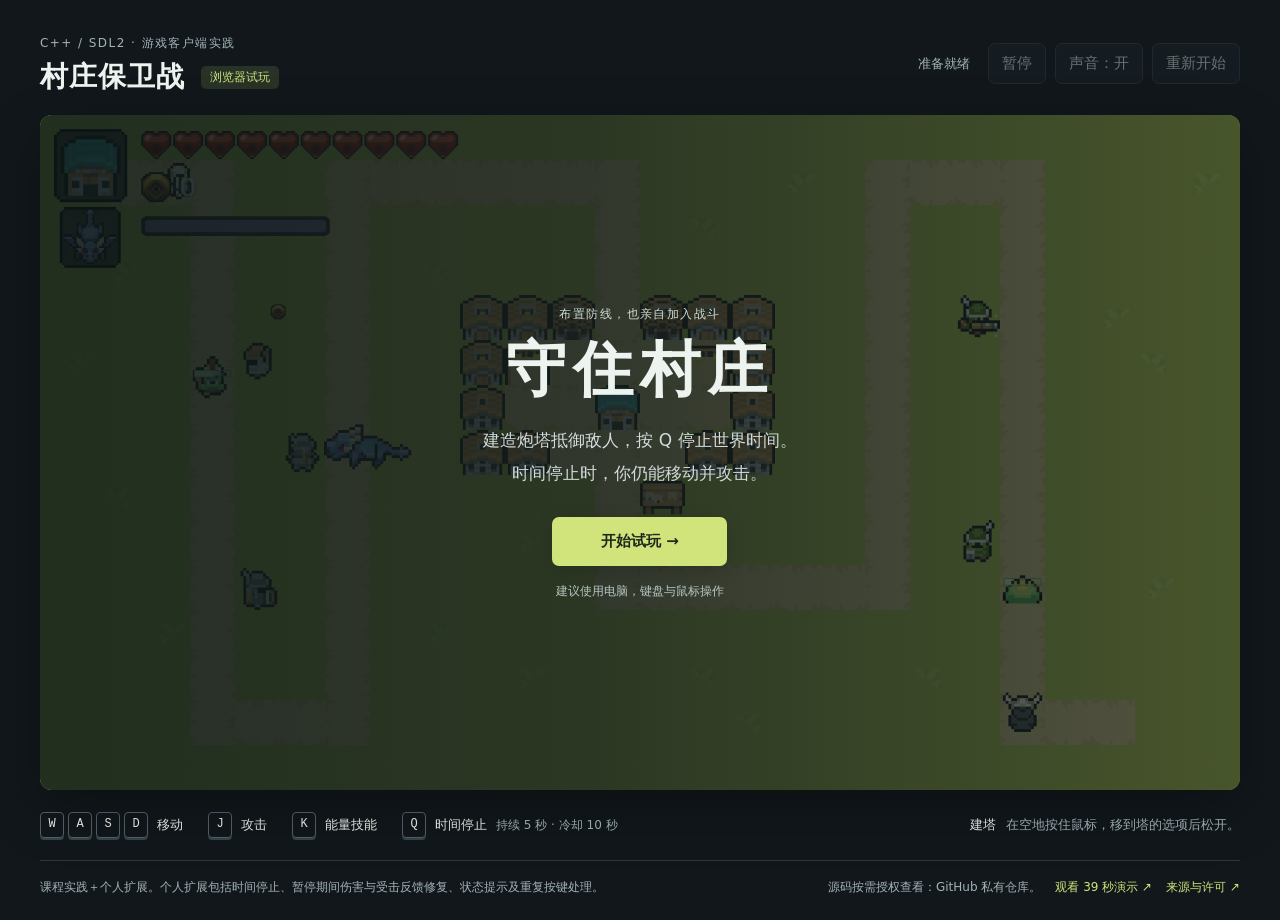
<file: index.html>
<!doctype html>
<html lang="zh-CN">
<head>
  <meta charset="utf-8">
  <meta name="viewport" content="width=device-width, initial-scale=1">
  <meta name="robots" content="noindex,nofollow">
  <title>村庄保卫战 · 浏览器试玩</title>
  <link rel="stylesheet" href="style.css">
</head>
<body>
  <main class="page">
    <header class="header">
      <div><p class="eyebrow">C++ / SDL2 · 游戏客户端实践</p><h1>村庄保卫战<span class="tag">浏览器试玩</span></h1></div>
      <div class="toolbar"><span class="status" id="status" role="status">准备就绪</span><button id="pause" disabled>暂停</button><button id="sound" disabled aria-pressed="false">声音：开</button><button id="restart" disabled>重新开始</button></div>
    </header>

    <section class="game-shell" aria-label="村庄保卫战试玩区域">
      <canvas id="canvas" width="1280" height="720" tabindex="0" aria-label="游戏画面，点击开始后使用 WASD 移动，J 攻击，K 技能，Q 时间停止"></canvas>
      <div class="cover" id="cover">
        <img class="poster" src="assets/poster.png" alt="塔防游戏实机画面，炮塔沿敌人路线布置" width="1280" height="720">
        <div class="cover-shade"></div>
        <div class="cover-content"><p class="eyebrow" id="cover-kicker">布置防线，也亲自加入战斗</p><h2 id="cover-title">守住村庄</h2><p id="cover-description">建造炮塔抵御敌人，按 Q 停止世界时间。<br>时间停止时，你仍能移动并攻击。</p><button class="primary" id="start">开始试玩<span aria-hidden="true"> →</span></button><p class="cover-note" id="cover-note">建议使用电脑，键盘与鼠标操作</p></div>
      </div>
      <div id="error" class="error" role="alert" hidden></div>
    </section>

    <section class="guide" aria-label="游戏操作">
      <div class="key-group"><span><kbd>W</kbd><kbd>A</kbd><kbd>S</kbd><kbd>D</kbd></span><strong>移动</strong></div>
      <div class="key-group"><kbd>J</kbd><strong>攻击</strong></div>
      <div class="key-group"><kbd>K</kbd><strong>能量技能</strong></div>
      <div class="key-group"><kbd>Q</kbd><strong>时间停止</strong><span class="muted">持续 5 秒 · 冷却 10 秒</span></div>
      <div class="mouse-guide"><strong>建塔</strong><span>在空地按住鼠标，移到塔的选项后松开。</span></div>
    </section>
    <footer class="footer"><p>课程实践＋个人扩展。个人扩展包括时间停止、暂停期间伤害与受击反馈修复、状态提示及重复按键处理。</p><p>源码按需授权查看：GitHub 私有仓库。<a href="assets/demo.mp4" target="_blank" rel="noopener">观看 39 秒演示 ↗</a><a href="credits.html" target="_blank" rel="noopener">来源与许可 ↗</a></p></footer>
  </main>
  <script src="game.js"></script>
  <script src="app.js"></script>
</body>
</html>
</file>
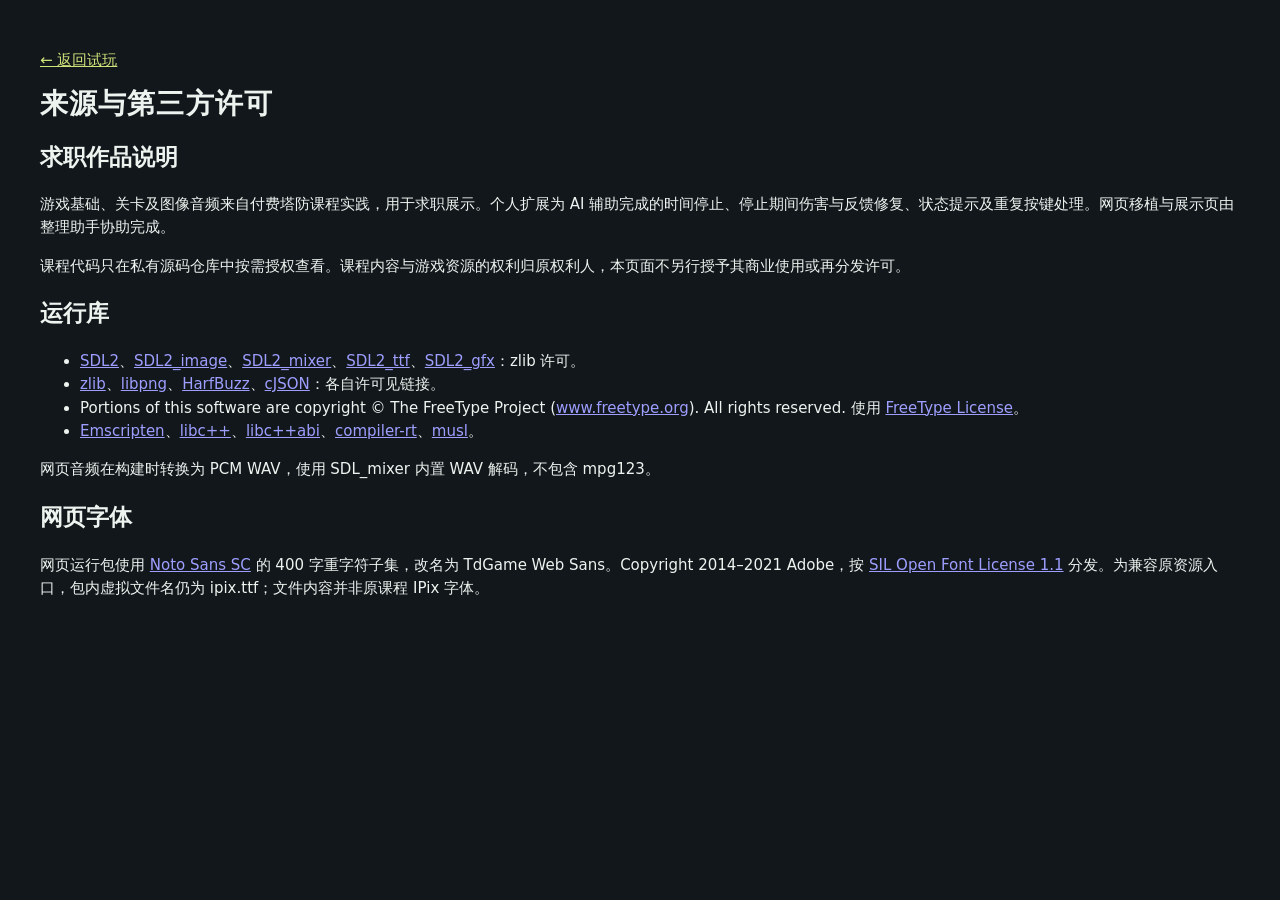
<file: credits.html>
<!doctype html>
<html lang="zh-CN"><head><meta charset="utf-8"><meta name="viewport" content="width=device-width,initial-scale=1"><meta name="robots" content="noindex,nofollow"><title>来源与第三方许可 · 村庄保卫战</title><link rel="stylesheet" href="style.css"></head>
<body><main class="page"><p><a href="./" style="color:var(--accent)">← 返回试玩</a></p><h1>来源与第三方许可</h1>
<h2>求职作品说明</h2><p>游戏基础、关卡及图像音频来自付费塔防课程实践，用于求职展示。个人扩展为 AI 辅助完成的时间停止、停止期间伤害与反馈修复、状态提示及重复按键处理。网页移植与展示页由整理助手协助完成。</p><p>课程代码只在私有源码仓库中按需授权查看。课程内容与游戏资源的权利归原权利人，本页面不另行授予其商业使用或再分发许可。</p>
<h2>运行库</h2><ul>
<li><a href="licenses/SDL2.txt">SDL2</a>、<a href="licenses/SDL2_image.txt">SDL2_image</a>、<a href="licenses/SDL2_mixer.txt">SDL2_mixer</a>、<a href="licenses/SDL2_ttf.txt">SDL2_ttf</a>、<a href="licenses/SDL2_gfx.txt">SDL2_gfx</a>：zlib 许可。</li>
<li><a href="licenses/zlib.txt">zlib</a>、<a href="licenses/libpng.txt">libpng</a>、<a href="licenses/HarfBuzz.txt">HarfBuzz</a>、<a href="licenses/cJSON.txt">cJSON</a>：各自许可见链接。</li>
<li>Portions of this software are copyright © The FreeType Project (<a href="https://freetype.org/">www.freetype.org</a>). All rights reserved. 使用 <a href="licenses/FreeType.txt">FreeType License</a>。</li>
<li><a href="licenses/Emscripten.txt">Emscripten</a>、<a href="licenses/libcxx.txt">libc++</a>、<a href="licenses/libcxxabi.txt">libc++abi</a>、<a href="licenses/compiler-rt.txt">compiler-rt</a>、<a href="licenses/musl.txt">musl</a>。</li>
</ul><p>网页音频在构建时转换为 PCM WAV，使用 SDL_mixer 内置 WAV 解码，不包含 mpg123。</p>
<h2>网页字体</h2><p>网页运行包使用 <a href="https://github.com/google/fonts/tree/main/ofl/notosanssc">Noto Sans SC</a> 的 400 字重字符子集，改名为 TdGame Web Sans。Copyright 2014–2021 Adobe，按 <a href="licenses/TdGameWebSans-OFL.txt">SIL Open Font License 1.1</a> 分发。为兼容原资源入口，包内虚拟文件名仍为 ipix.ttf；文件内容并非原课程 IPix 字体。</p>
</main></body></html>
</file>
<file: style.css>
:root{color-scheme:dark;--bg:#11171b;--panel:#1b252c;--line:#35444e;--text:#edf3ef;--muted:#a3b3b9;--accent:#d0e47b}*{box-sizing:border-box}body{margin:0;background:var(--bg);color:var(--text);font:15px/1.55 "Microsoft YaHei",system-ui,sans-serif}.page{max-width:1360px;margin:auto;padding:34px 40px 24px}.header{display:flex;justify-content:space-between;align-items:center;gap:24px;margin-bottom:22px}.eyebrow{margin:0 0 7px;color:var(--muted);font-size:12px;letter-spacing:.12em}h1{font-size:28px;line-height:1.2;letter-spacing:.04em;margin:0;font-weight:650}.tag{display:inline-block;vertical-align:middle;font-size:12px;letter-spacing:0;font-weight:400;color:var(--accent);background:#283227;padding:4px 9px;border-radius:5px;margin-left:15px}.toolbar{display:flex;align-items:center;gap:9px}.status{font-size:13px;color:var(--muted);margin-right:9px}button{font:inherit;color:var(--text);background:var(--panel);border:1px solid var(--line);border-radius:7px;padding:8px 13px;cursor:pointer}button:hover:enabled{background:#2a3941;border-color:#617680}button:disabled{opacity:.4;cursor:default}button:focus-visible,a:focus-visible,canvas:focus-visible{outline:3px solid var(--accent);outline-offset:4px}.game-shell{position:relative;background:#0a1014;border-radius:12px;overflow:hidden;box-shadow:0 20px 55px #0004;aspect-ratio:16/9}canvas{display:block;width:100%;height:100%;object-fit:contain;image-rendering:pixelated;outline:none}.cover{position:absolute;inset:0;display:grid;place-items:center;text-align:center}.cover[hidden]{display:none}.poster,.cover-shade{position:absolute;inset:0;width:100%;height:100%;object-fit:cover}.cover-shade{background:linear-gradient(90deg,#0b1616df,#111b1ad9 45%,#0b1616ab)}.cover-content{position:relative;padding:20px}.cover h2{font-size:clamp(30px,5vw,60px);line-height:1.15;letter-spacing:.12em;margin:12px 0 20px}.cover-description,.cover p{color:#d1dcdb}.cover-content>p:not(.eyebrow):not(.cover-note){font-size:17px;line-height:1.9;margin:0 0 28px}.primary{background:var(--accent);color:#1d291d;border:0;font-weight:650;min-width:175px;padding:13px 24px;box-shadow:0 5px 20px #0002}.primary:hover:enabled{background:#ddef92}.cover .cover-note{margin:16px 0 0;color:#b7c7c4;font-size:12px}.cover .eyebrow{color:#cedbd0}.guide{display:flex;align-items:center;gap:25px;flex-wrap:wrap;padding:22px 0;border-bottom:1px solid #2c3940}.key-group{display:flex;align-items:center;gap:9px;white-space:nowrap}.key-group>span:first-child{display:flex;gap:4px}kbd{font:12px/1.8 ui-monospace,monospace;display:inline-block;min-width:24px;text-align:center;padding:1px 5px;border:1px solid #53626a;border-radius:4px;box-shadow:0 2px 0 #36454c;color:#edf3ef}.guide strong{font-size:13px;font-weight:500}.muted{color:var(--muted);font-size:12px}.mouse-guide{display:flex;align-items:center;gap:10px;color:var(--muted);font-size:13px;margin-left:auto}.mouse-guide strong{color:var(--text)}.footer{display:flex;justify-content:space-between;gap:35px;padding:17px 0 0;color:var(--muted);font-size:12px}.footer p{margin:0;max-width:650px}.footer a{color:var(--accent);text-decoration:none;white-space:nowrap;margin-left:14px}.footer a:hover{text-decoration:underline}.error{position:absolute;inset:auto 20px 20px;background:#402a29;color:#ffe4df;padding:13px 17px;border:1px solid #915d56;border-radius:7px}.error[hidden]{display:none}@media(max-width:980px){.page{padding:22px}.header{align-items:flex-start}.toolbar{flex-wrap:wrap;justify-content:flex-end}.status{width:100%;text-align:right}.guide{gap:18px}.mouse-guide{margin-left:0}.footer{display:block}.footer p+p{margin-top:9px}}@media(max-width:650px){.page{padding:15px 12px}.header{display:block;margin-bottom:16px}h1{font-size:23px}.tag{font-size:10px}.toolbar{justify-content:flex-start;margin-top:17px;gap:7px}.status{width:auto;text-align:left;margin-right:auto}.toolbar button{font-size:12px;padding:6px 9px}.cover h2{font-size:27px;margin:7px 0 11px}.cover .eyebrow{font-size:10px}.cover-content>p:not(.eyebrow):not(.cover-note){font-size:12px;line-height:1.7;margin-bottom:12px}.primary{min-width:140px;padding:8px 15px;font-size:13px}.cover .cover-note{margin-top:8px;font-size:10px}.guide{padding:16px 0;gap:14px}.muted{font-size:11px}.footer a{display:inline-block;margin-left:0;margin-top:5px}.game-shell{border-radius:8px}}
</file>
